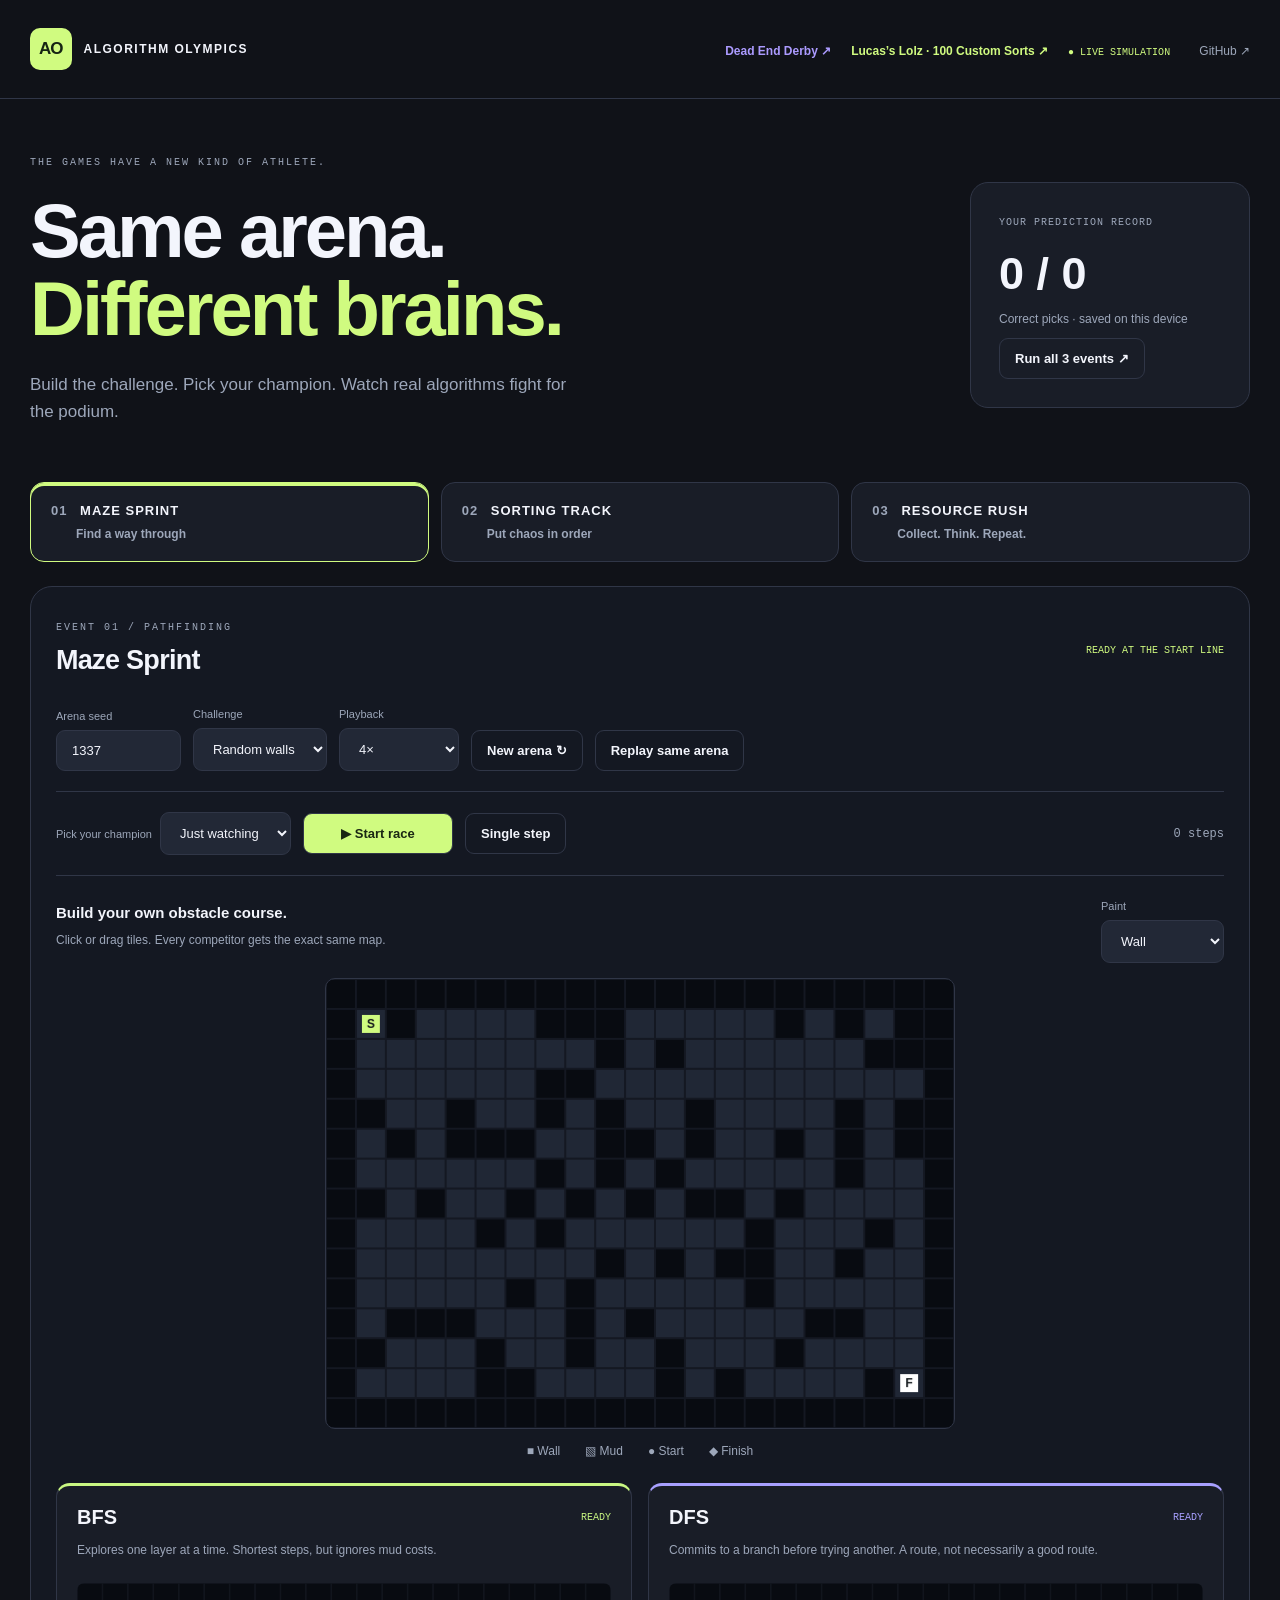
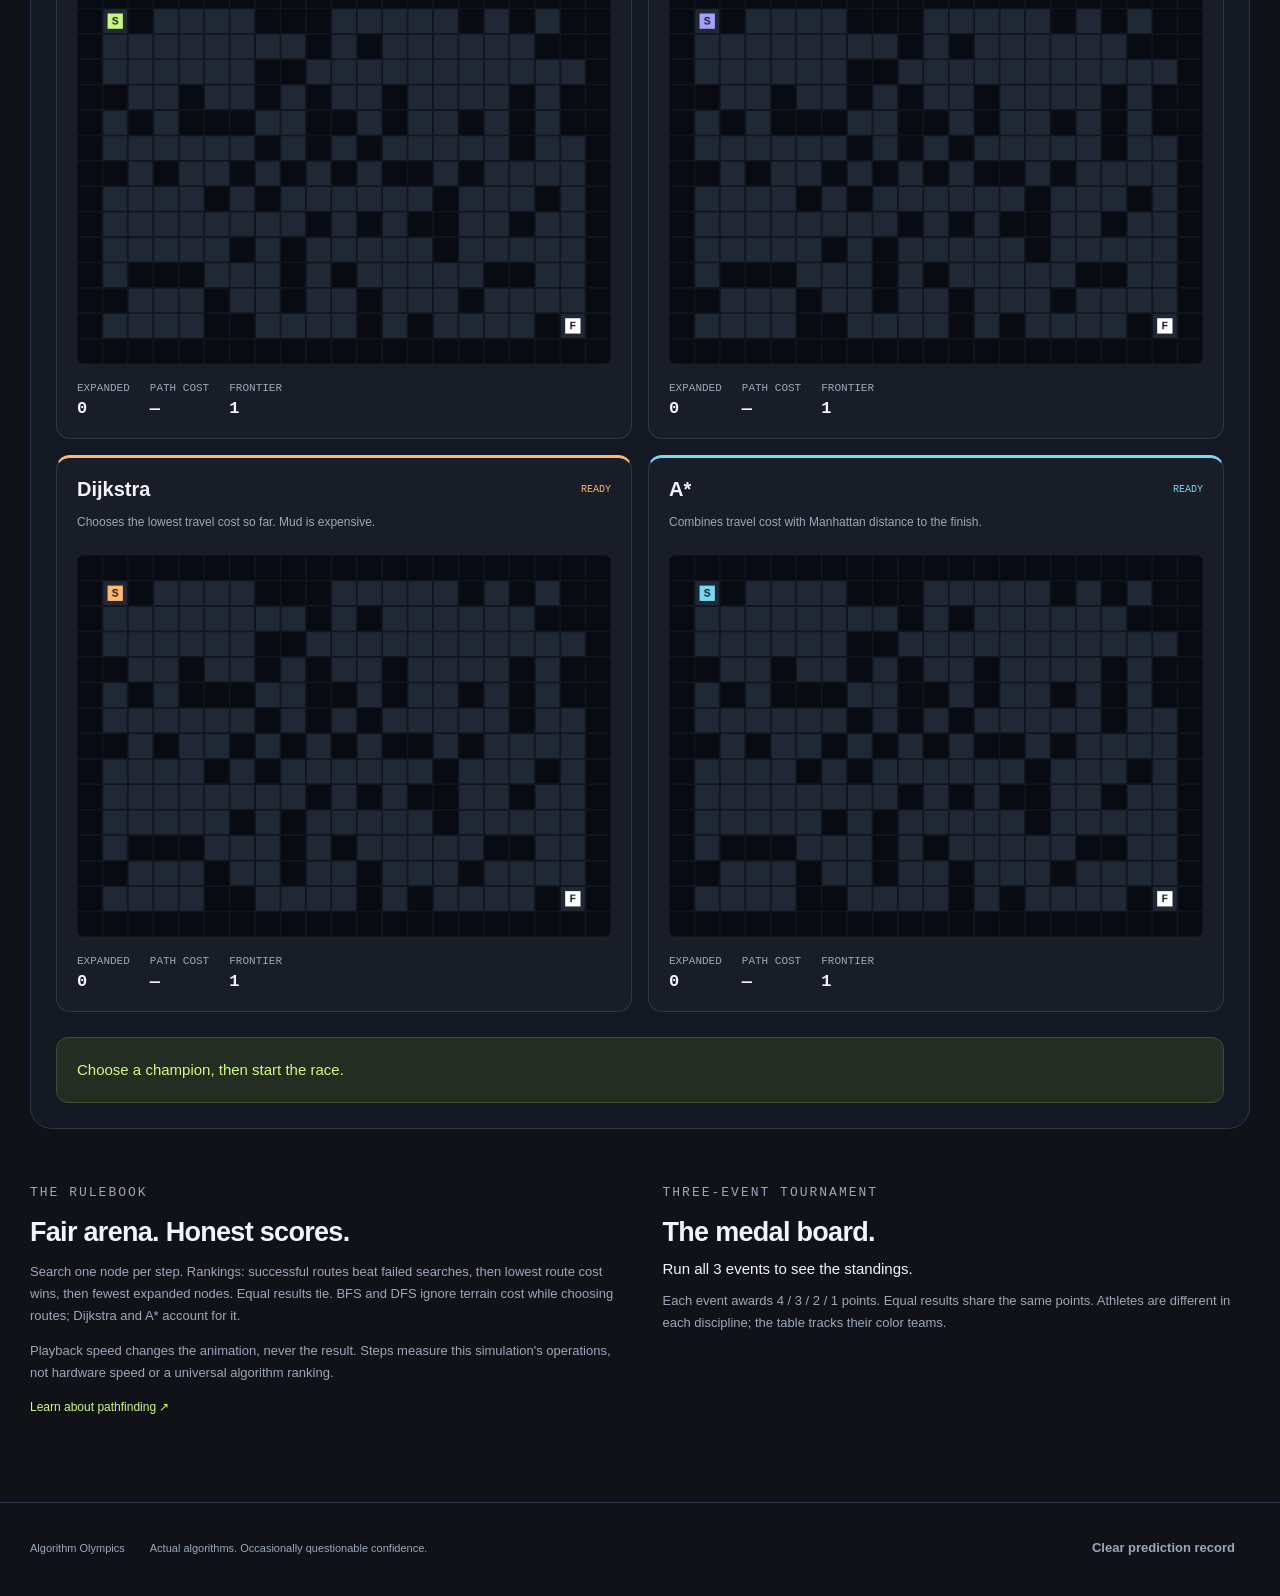
<file: index.html>
<!doctype html><html lang="en"><head><meta charset="utf-8"><meta name="viewport" content="width=device-width,initial-scale=1"><meta name="theme-color" content="#101218"><title>Algorithm Olympics — Let the smartest code win</title><link rel="stylesheet" href="style.css"><script defer src="engine.js?v=maze-detours-2"></script><script defer src="app.js"></script></head><body>
<header><a class="brand" href="./"><span class="logo">AO</span> ALGORITHM OLYMPICS</a><div><a href="maze-lolz.html" style="color:#ac9bff;margin-right:20px;font-weight:bold">Dead End Derby ↗</a><a href="chaos.html" style="color:#d0fb80;margin-right:20px;font-weight:bold">Lucas’s Lolz · 100 Custom Sorts ↗</a><span class="live">● LIVE SIMULATION</span> <a href="https://github.com/LucasLi1337Unknown/Algorithm-Olympics">GitHub ↗</a></div></header>
<main><section class="intro"><div><p class="eyebrow">THE GAMES HAVE A NEW KIND OF ATHLETE.</p><h1>Same arena.<br><em>Different brains.</em></h1><p class="sub">Build the challenge. Pick your champion. Watch real algorithms fight for the podium.</p></div><aside class="season"><span>YOUR PREDICTION RECORD</span><strong id="record">0 / 0</strong><p>Correct picks · saved on this device</p><button id="tournament" class="outline">Run all 3 events ↗</button></aside></section>
<nav class="events" aria-label="Choose an event"><button data-event="maze" class="selected"><span>01</span> MAZE SPRINT <small>Find a way through</small></button><button data-event="sort"><span>02</span> SORTING TRACK <small>Put chaos in order</small></button><button data-event="hunt"><span>03</span> RESOURCE RUSH <small>Collect. Think. Repeat.</small></button></nav>
<section class="arena"><div class="arenahead"><div><p class="eyebrow" id="event-tag">EVENT 01 / PATHFINDING</p><h2 id="event-title">Maze Sprint</h2></div><span id="phase" role="status">READY AT THE START LINE</span></div>
<div class="controls"><label>Arena seed<input id="seed" type="number" value="1337" min="0" max="4294967295"></label><label>Challenge<select id="preset"></select></label><label>Playback<select id="speed"><option value="1">1×</option><option value="4" selected>4×</option><option value="12">12×</option><option value="40">40×</option></select></label><button id="generate" class="outline">New arena ↻</button><button id="reset" class="outline">Replay same arena</button></div>
<div class="racebar"><label>Pick your champion<select id="prediction"></select></label><button id="start">▶ Start race</button><button id="step" class="outline">Single step</button><span id="clock">0 steps</span></div>
<div id="editor" class="editor"><div><strong>Build your own obstacle course.</strong><p>Click or drag tiles. Every competitor gets the exact same map.</p></div><label>Paint<select id="brush"><option value="0">Wall</option><option value="1">Clear path</option><option value="5">Mud · cost 5</option></select></label><canvas id="editmap" width="630" height="450" aria-label="Editable maze map"></canvas><p class="legend"><span>■ Wall</span><span>▧ Mud</span><span>● Start</span><span>◆ Finish</span></p></div>
<div id="competitors" class="competitors"></div><div id="result" class="result" aria-live="polite">Choose a champion, then start the race.</div></section>
<section class="bottom"><article><p class="eyebrow">THE RULEBOOK</p><h2>Fair arena. Honest scores.</h2><p id="rules"></p><p>Playback speed changes the animation, never the result. Steps measure this simulation's operations, not hardware speed or a universal algorithm ranking.</p><a href="https://www.redblobgames.com/pathfinding/a-star/introduction.html" target="_blank" rel="noreferrer">Learn about pathfinding ↗</a></article><article><p class="eyebrow">THREE-EVENT TOURNAMENT</p><h2>The medal board.</h2><div id="medals">Run all 3 events to see the standings.</div><p>Each event awards 4 / 3 / 2 / 1 points. Equal results share the same points. Athletes are different in each discipline; the table tracks their color teams.</p></article></section></main><footer>Algorithm Olympics <span>Actual algorithms. Occasionally questionable confidence.</span><button id="clear-record" class="quiet">Clear prediction record</button></footer></body></html>
</file>
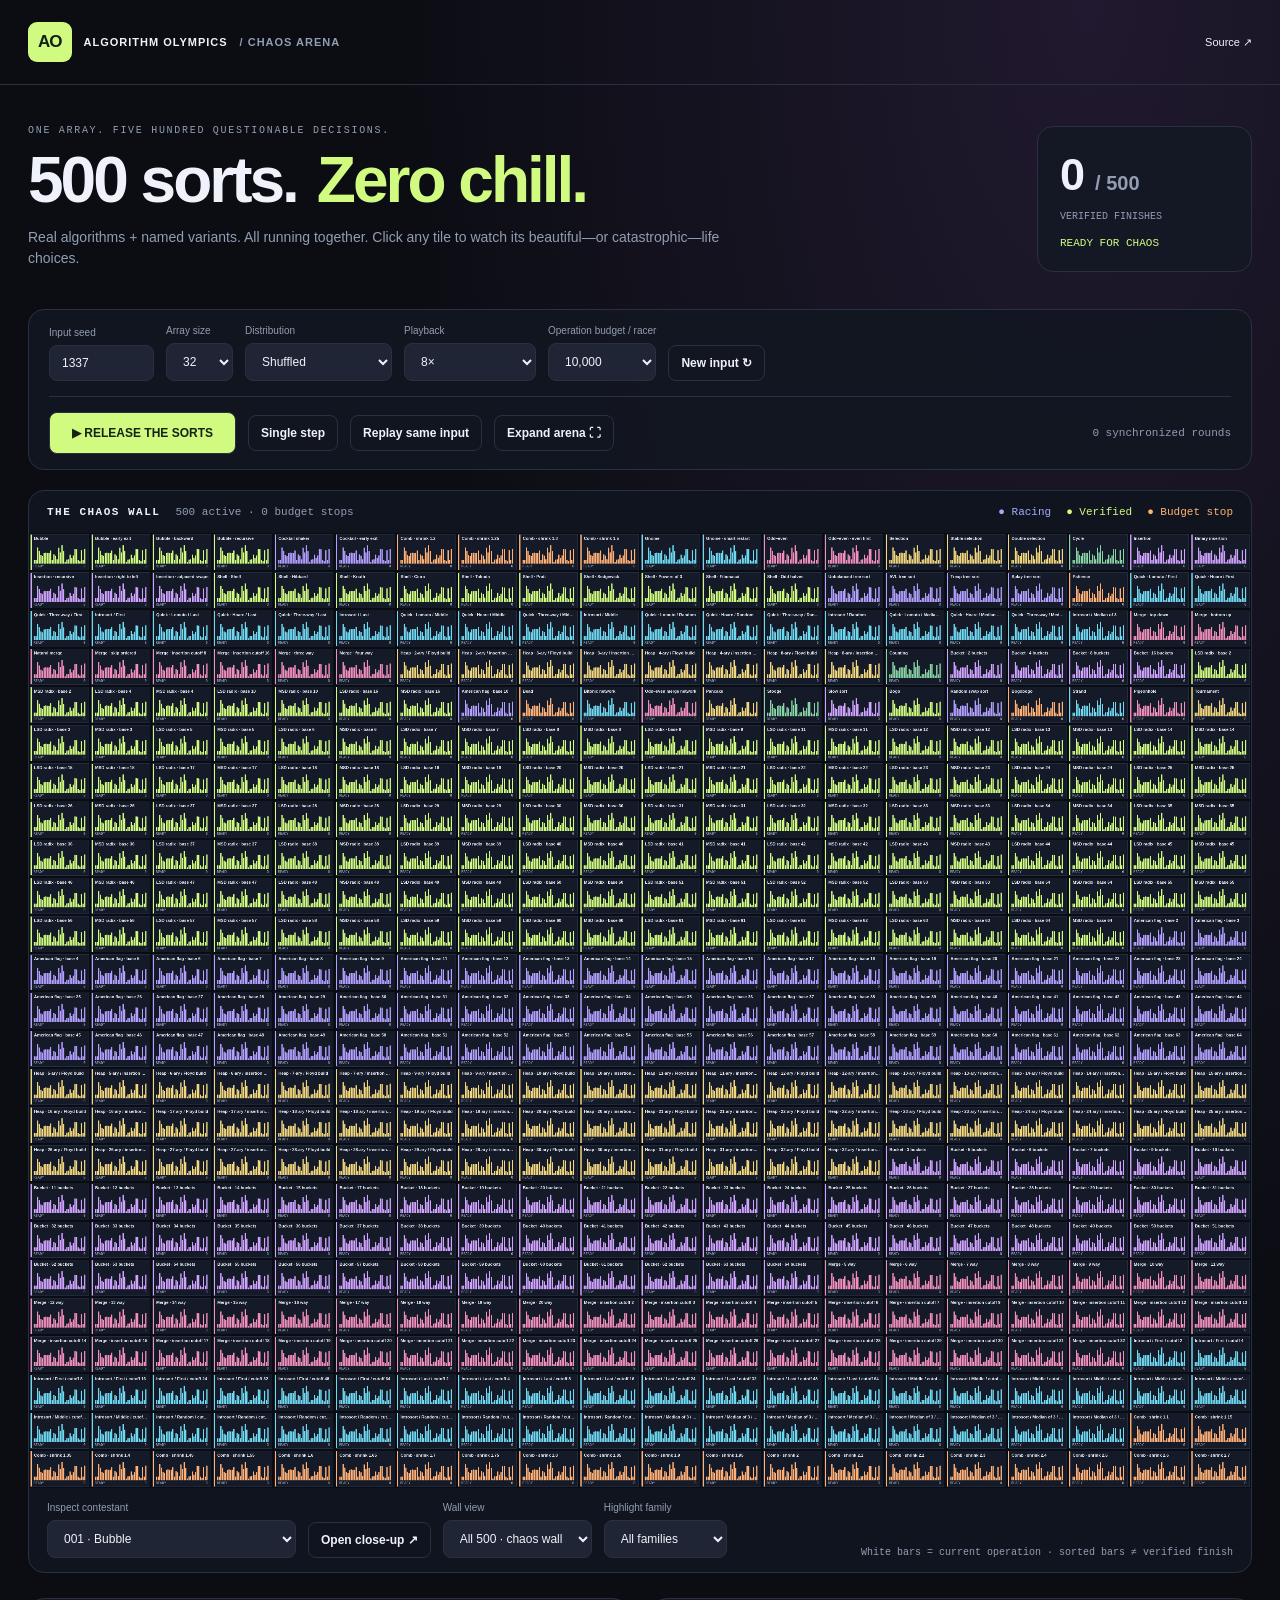
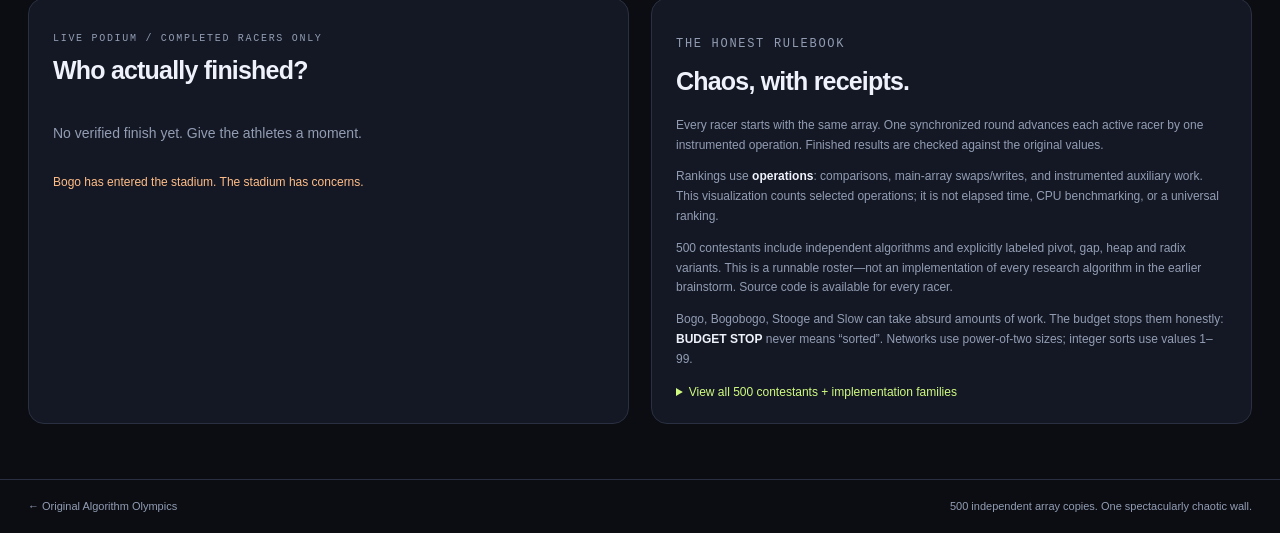
<file: archive-500.html>
<!doctype html><html lang="en"><head><meta charset="utf-8"><meta name="viewport" content="width=device-width,initial-scale=1"><meta name="theme-color" content="#0b0d13"><title>500 Sort Chaos Arena — Algorithm Olympics</title><link rel="stylesheet" href="chaos.css?v=500"><script defer src="chaos-engine.js?v=500"></script><script defer src="chaos-app.js?v=500"></script></head><body>
<header><a class="brand" href="./"><b>AO</b> ALGORITHM OLYMPICS <span>/ CHAOS ARENA</span></a><a href="https://github.com/LucasLi1337Unknown/Algorithm-Olympics">Source ↗</a></header>
<main><section class="hero"><div><p class="eyebrow">ONE ARRAY. FIVE HUNDRED QUESTIONABLE DECISIONS.</p><h1>500 sorts.<em>Zero chill.</em></h1><p>Real algorithms + named variants. All running together. Click any tile to watch its beautiful—or catastrophic—life choices.</p></div><div class="headline"><strong id="finished">0<span>/ 500</span></strong><p>VERIFIED FINISHES</p><div id="race-state" role="status">READY FOR CHAOS</div></div></section>
<section class="controlpanel"><div class="inputs"><label>Input seed<input id="seed" type="number" min="0" max="4294967295" value="1337"></label><label>Array size<select id="size"><option>8</option><option>16</option><option selected>32</option><option>64</option><option>128</option></select></label><label>Distribution<select id="pattern"><option value="random">Shuffled</option><option value="almost">Almost sorted</option><option value="reverse">Reverse</option><option value="sorted">Already sorted</option><option value="duplicates">Few unique values</option><option value="mountain">Mountain</option></select></label><label>Playback<select id="speed"><option value="1">1× · microscope</option><option value="8" selected>8×</option><option value="40">40×</option><option value="200">200× · chaos</option></select></label><label>Operation budget / racer<select id="budget"><option value="10000" selected>10,000</option><option value="50000">50,000</option><option value="100000">100,000</option></select></label><button id="shuffle" class="outline">New input ↻</button></div><div class="actions"><button id="start" class="primary">▶ RELEASE THE SORTS</button><button id="step" class="outline">Single step</button><button id="replay" class="outline">Replay same input</button><button id="fullscreen" class="outline">Expand arena ⛶</button><span id="tick">0 synchronized rounds</span></div></section>
<section id="arena"><div class="arena-top"><div><b>THE CHAOS WALL</b><span id="wall-status">500 contestants · identical input</span></div><button id="leave-arena" class="outline" hidden>Exit expanded view ✕</button><div class="legend"><span class="racing">● Racing</span><span class="done">● Verified</span><span class="capped">● Budget stop</span></div></div><canvas id="wall" width="1600" height="1000" tabindex="0" aria-label="500 sorting race tiles. Use the contestant selector below to inspect any racer."></canvas><div class="arena-bottom"><label>Inspect contestant<select id="inspect"></select></label><button id="inspect-button" class="outline">Open close-up ↗</button><label>Wall view<select id="view"><option value="-1">All 500 · chaos wall</option><option value="0">Zoom · 001–100</option><option value="1">Zoom · 101–200</option><option value="2">Zoom · 201–300</option><option value="3">Zoom · 301–400</option><option value="4">Zoom · 401–500</option></select></label><label>Highlight family<select id="family"><option value="all">All families</option></select></label><span>White bars = current operation · sorted bars ≠ verified finish</span></div></section>
<section class="score-section"><article><p class="eyebrow">LIVE PODIUM / COMPLETED RACERS ONLY</p><h2>Who actually finished?</h2><div id="podium"></div><p id="commentary" aria-live="polite">Bogo has entered the stadium. The stadium has concerns.</p></article><article class="rules"><p class="eyebrow">THE HONEST RULEBOOK</p><h2>Chaos, with receipts.</h2><p>Every racer starts with the same array. One synchronized round advances each active racer by one instrumented operation. Finished results are checked against the original values.</p><p>Rankings use <strong>operations</strong>: comparisons, main-array swaps/writes, and instrumented auxiliary work. This visualization counts selected operations; it is not elapsed time, CPU benchmarking, or a universal ranking.</p><p>500 contestants include independent algorithms and explicitly labeled pivot, gap, heap and radix variants. This is a runnable roster—not an implementation of every research algorithm in the earlier brainstorm. Source code is available for every racer.</p><p>Bogo, Bogobogo, Stooge and Slow can take absurd amounts of work. The budget stops them honestly: <strong>BUDGET STOP</strong> never means “sorted”. Networks use power-of-two sizes; integer sorts use values 1–99.</p><details><summary>View all 500 contestants + implementation families</summary><label>Search the roster<input id="roster-search" type="search" placeholder="radix, tree, cutoff…"></label><p><a href="500-SORTS.md">Full numbered list ↗</a> · <a href="500-sorts.csv" download>Download CSV ↓</a></p><div id="roster"></div></details></article></section></main>
<footer><a href="./">← Original Algorithm Olympics</a><span>500 independent array copies. One spectacularly chaotic wall.</span></footer>
<dialog id="detail"><div class="modal-top"><div><p class="eyebrow" id="detail-family"></p><h2 id="detail-name"></h2></div><button id="close" class="outline" aria-label="Close close-up">✕</button></div><p id="detail-note"></p><canvas id="detail-canvas" width="1000" height="380" aria-label="Selected contestant sorting close-up"></canvas><div class="metrics" id="detail-stats"></div><div class="modal-bottom"><button id="previous" class="outline">← Previous</button><span>Race keeps running behind this view.</span><button id="next" class="outline">Next →</button></div></dialog></body></html>
</file>
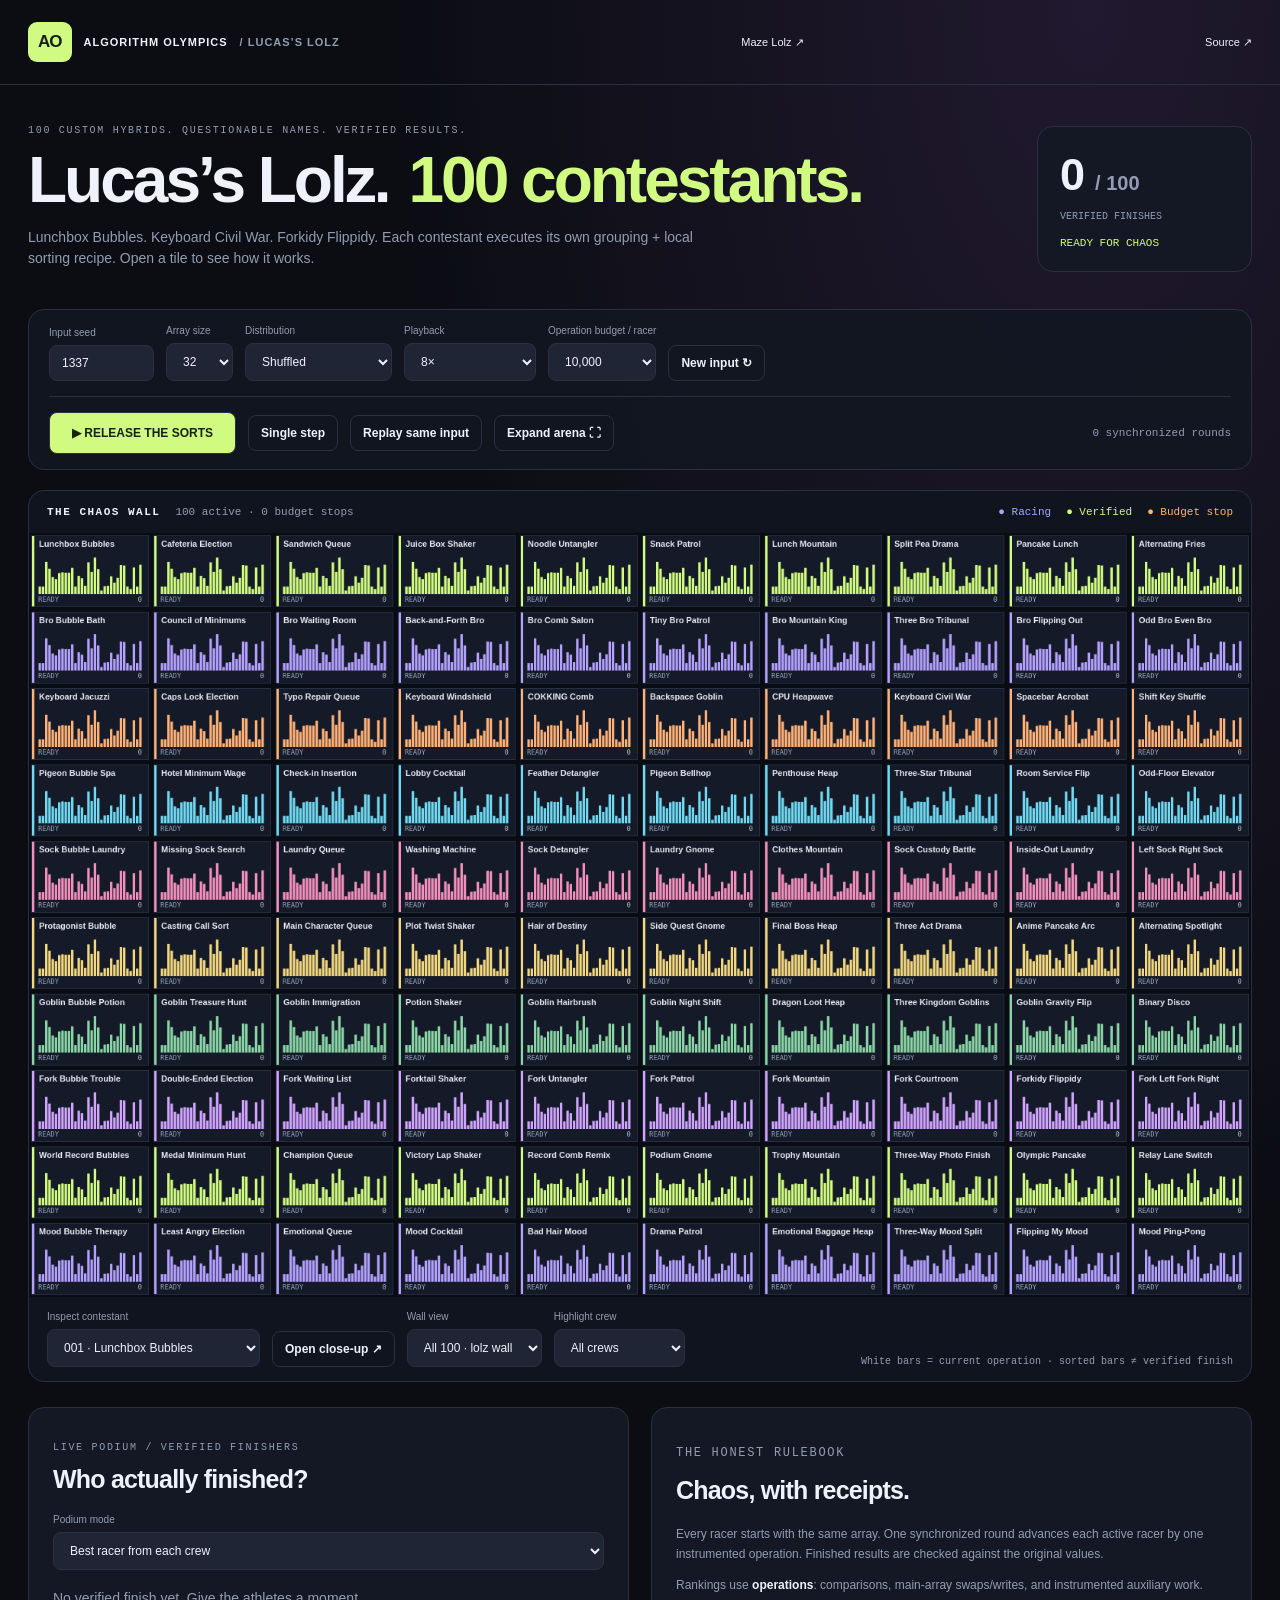
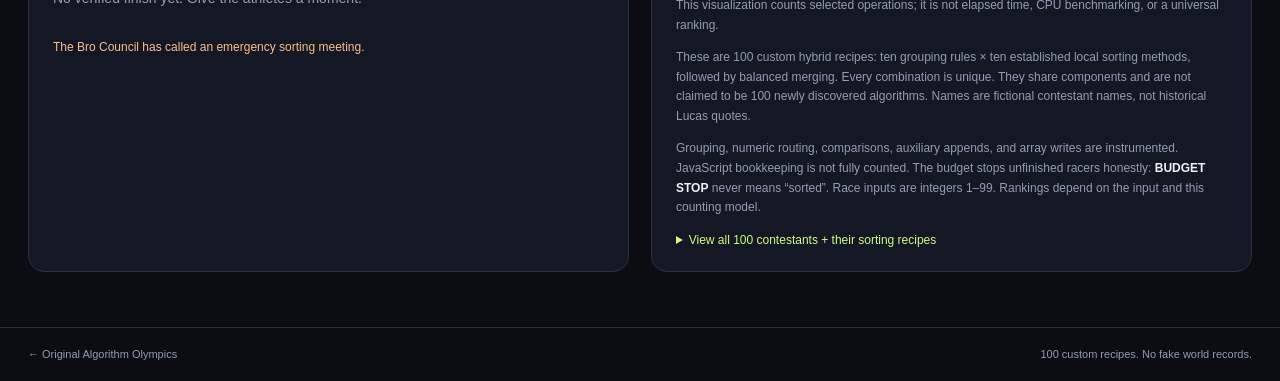
<file: chaos.html>
<!doctype html><html lang="en"><head><meta charset="utf-8"><meta name="viewport" content="width=device-width,initial-scale=1"><meta name="theme-color" content="#0b0d13"><title>Lucas’s Lolz Arena · 100 Custom Sorting Contestants — Algorithm Olympics</title><link rel="stylesheet" href="chaos.css?v=lolz1"><script defer src="lolz-engine.js?v=lolz1"></script><script defer src="lolz-app.js?v=lolz1"></script></head><body>
<header><a class="brand" href="./"><b>AO</b> ALGORITHM OLYMPICS <span>/ LUCAS’S LOLZ</span></a><a href="maze-lolz.html">Maze Lolz ↗</a><a href="https://github.com/LucasLi1337Unknown/Algorithm-Olympics">Source ↗</a></header>
<main><section class="hero"><div><p class="eyebrow">100 CUSTOM HYBRIDS. QUESTIONABLE NAMES. VERIFIED RESULTS.</p><h1>Lucas’s Lolz.<em>100 contestants.</em></h1><p>Lunchbox Bubbles. Keyboard Civil War. Forkidy Flippidy. Each contestant executes its own grouping + local sorting recipe. Open a tile to see how it works.</p></div><div class="headline"><strong id="finished">0<span>/ 100</span></strong><p>VERIFIED FINISHES</p><div id="race-state" role="status">READY FOR CHAOS</div></div></section>
<section class="controlpanel"><div class="inputs"><label>Input seed<input id="seed" type="number" min="0" max="4294967295" value="1337"></label><label>Array size<select id="size"><option>8</option><option>16</option><option selected>32</option><option>64</option><option>128</option></select></label><label>Distribution<select id="pattern"><option value="random">Shuffled</option><option value="almost">Almost sorted</option><option value="reverse">Reverse</option><option value="sorted">Already sorted</option><option value="duplicates">Few unique values</option><option value="mountain">Mountain</option></select></label><label>Playback<select id="speed"><option value="1">1× · microscope</option><option value="8" selected>8×</option><option value="40">40×</option><option value="200">200× · chaos</option></select></label><label>Operation budget / racer<select id="budget"><option value="10000" selected>10,000</option><option value="10000">50,000</option><option value="100000">100,000</option></select></label><button id="shuffle" class="outline">New input ↻</button></div><div class="actions"><button id="start" class="primary">▶ RELEASE THE SORTS</button><button id="step" class="outline">Single step</button><button id="replay" class="outline">Replay same input</button><button id="fullscreen" class="outline">Expand arena ⛶</button><span id="tick">0 synchronized rounds</span></div></section>
<section id="arena"><div class="arena-top"><div><b>THE CHAOS WALL</b><span id="wall-status">100 contestants · identical input</span></div><button id="leave-arena" class="outline" hidden>Exit expanded view ✕</button><div class="legend"><span class="racing">● Racing</span><span class="done">● Verified</span><span class="capped">● Budget stop</span></div></div><canvas id="wall" width="1600" height="1000" tabindex="0" aria-label="100 sorting race tiles. Use the contestant selector below to inspect any racer."></canvas><div class="arena-bottom"><label>Inspect contestant<select id="inspect"></select></label><button id="inspect-button" class="outline">Open close-up ↗</button><label>Wall view<select id="view"><option value="-1">All 100 · lolz wall</option><option value="0">Zoom · 001–025</option><option value="1">Zoom · 026–050</option><option value="2">Zoom · 051–075</option><option value="3">Zoom · 076–100</option></select></label><label>Highlight crew<select id="family"><option value="all">All crews</option></select></label><span>White bars = current operation · sorted bars ≠ verified finish</span></div></section>
<section class="score-section"><article><p class="eyebrow">LIVE PODIUM / VERIFIED FINISHERS</p><h2>Who actually finished?</h2><label>Podium mode<select id="podium-mode"><option value="crews">Best racer from each crew</option><option value="all">Every contestant</option></select></label><div id="podium"></div><p id="commentary" aria-live="polite">The Bro Council has called an emergency sorting meeting.</p></article><article class="rules"><p class="eyebrow">THE HONEST RULEBOOK</p><h2>Chaos, with receipts.</h2><p>Every racer starts with the same array. One synchronized round advances each active racer by one instrumented operation. Finished results are checked against the original values.</p><p>Rankings use <strong>operations</strong>: comparisons, main-array swaps/writes, and instrumented auxiliary work. This visualization counts selected operations; it is not elapsed time, CPU benchmarking, or a universal ranking.</p><p>These are 100 custom hybrid recipes: ten grouping rules × ten established local sorting methods, followed by balanced merging. Every combination is unique. They share components and are not claimed to be 100 newly discovered algorithms. Names are fictional contestant names, not historical Lucas quotes.</p><p>Grouping, numeric routing, comparisons, auxiliary appends, and array writes are instrumented. JavaScript bookkeeping is not fully counted. The budget stops unfinished racers honestly: <strong>BUDGET STOP</strong> never means “sorted”. Race inputs are integers 1–99. Rankings depend on the input and this counting model.</p><details><summary>View all 100 contestants + their sorting recipes</summary><label>Search the roster<input id="roster-search" type="search" placeholder="fork, goblin, pancake…"></label><p><a href="LOLZ-100.md">Full numbered list ↗</a> · <a href="lolz-100.csv" download>Download CSV ↓</a></p><div id="roster"></div></details></article></section></main>
<footer><a href="./">← Original Algorithm Olympics</a><span>100 custom recipes. No fake world records.</span></footer>
<dialog id="detail"><div class="modal-top"><div><p class="eyebrow" id="detail-family"></p><h2 id="detail-name"></h2></div><button id="close" class="outline" aria-label="Close close-up">✕</button></div><p id="detail-note"></p><canvas id="detail-canvas" width="1000" height="380" aria-label="Selected contestant sorting close-up"></canvas><div class="metrics" id="detail-stats"></div><div class="modal-bottom"><button id="previous" class="outline">← Previous</button><span>Race keeps running behind this view.</span><button id="next" class="outline">Next →</button></div></dialog></body></html>
</file>
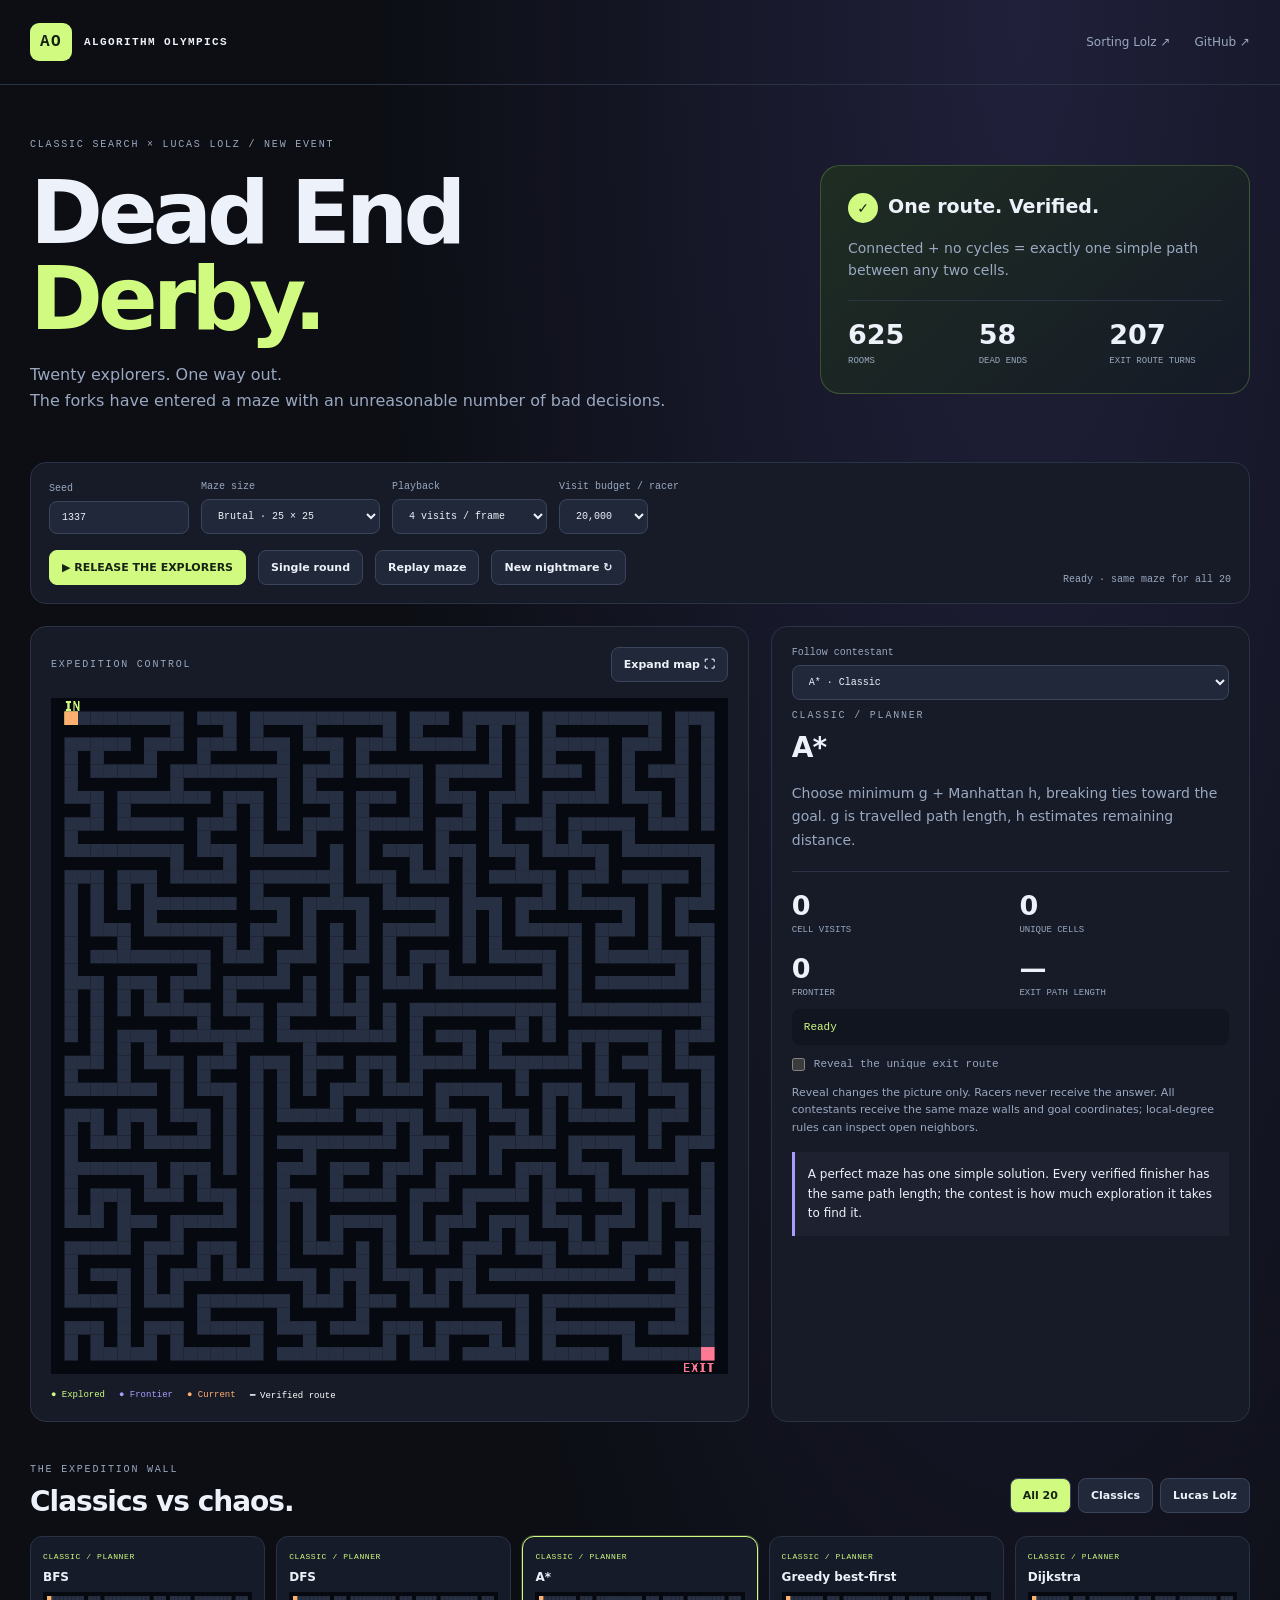
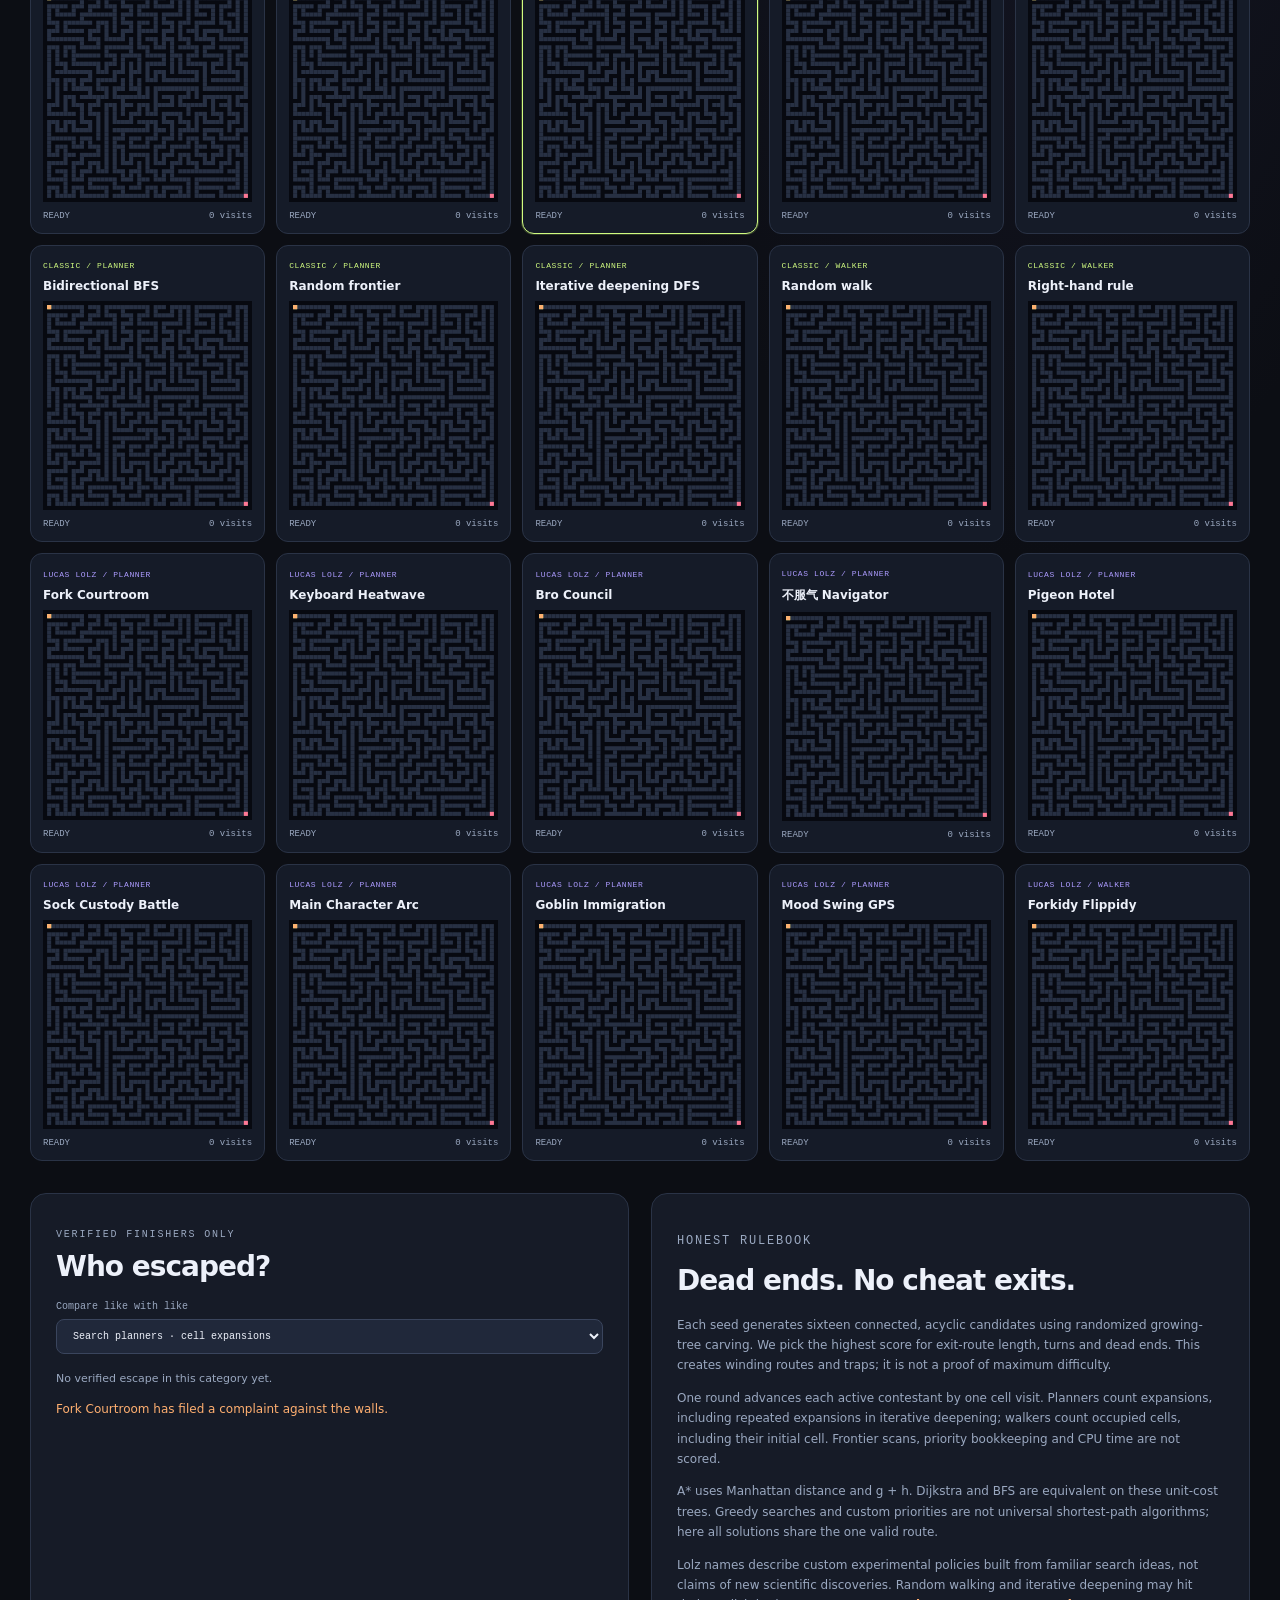
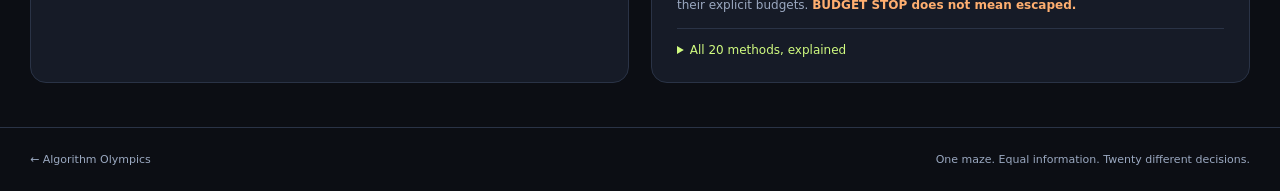
<file: maze-lolz.html>
<!doctype html><html lang="en"><head><meta charset="utf-8"><meta name="viewport" content="width=device-width,initial-scale=1"><meta name="theme-color" content="#101218"><title>Dead End Derby — Classic Search vs Lucas Lolz</title><link rel="stylesheet" href="maze-lolz.css?v=1"><script defer src="maze-lolz-engine.js?v=1"></script><script defer src="maze-lolz-app.js?v=2"></script></head><body>
<header><a class="brand" href="./"><b>AO</b><span>ALGORITHM OLYMPICS</span></a><nav><a href="chaos.html">Sorting Lolz ↗</a><a href="https://github.com/LucasLi1337Unknown/Algorithm-Olympics">GitHub ↗</a></nav></header>
<main><section class="hero"><div><p class="eyebrow">CLASSIC SEARCH × LUCAS LOLZ / NEW EVENT</p><h1>Dead End<em>Derby.</em></h1><p class="intro">Twenty explorers. One way out.<br>The forks have entered a maze with an unreasonable number of bad decisions.</p></div><aside class="certificate"><span class="seal">✓</span><strong id="proof">Checking maze…</strong><p>Connected + no cycles = exactly one simple path between any two cells.</p><div class="stats"><div><b id="cells">—</b><span>ROOMS</span></div><div><b id="deadends">—</b><span>DEAD ENDS</span></div><div><b id="turns">—</b><span>EXIT ROUTE TURNS</span></div></div></aside></section>
<section class="controls"><div class="settings"><label>Seed<input id="seed" type="number" value="1337" min="0" max="4294967295"></label><label>Maze size<select id="size"><option value="15">Hard · 15 × 15</option><option value="25" selected>Brutal · 25 × 25</option><option value="35">Nightmare · 35 × 35</option><option value="45">Unreasonable · 45 × 45</option></select></label><label>Playback<select id="speed"><option value="1">1 visit / frame</option><option value="4" selected>4 visits / frame</option><option value="20">20 visits / frame</option><option value="100">100 visits / frame</option></select></label><label>Visit budget / racer<select id="budget"><option value="20000" selected>20,000</option><option value="100000">100,000</option><option value="500000">500,000</option></select></label></div><div class="buttons"><button id="start" class="primary">▶ RELEASE THE EXPLORERS</button><button id="step">Single round</button><button id="replay">Replay maze</button><button id="generate">New nightmare ↻</button><span id="race-status" role="status">Ready</span></div></section>
<section class="spotlight"><div class="map-panel"><div class="panel-top"><span class="eyebrow">EXPEDITION CONTROL</span><button id="expand">Expand map ⛶</button><button id="exit-expand" hidden>Exit expanded view ✕</button></div><canvas id="main-map" width="840" height="840" tabindex="0" aria-label="Selected explorer’s maze progress"></canvas><div class="legend"><span class="lime">● Explored</span><span class="purple">● Frontier</span><span class="orange">● Current</span><span class="white">━ Verified route</span></div></div><aside class="briefing"><label>Follow contestant<select id="follow"></select></label><p class="eyebrow" id="team-label">CLASSIC / PLANNER</p><h2 id="runner-name">BFS</h2><p id="method"></p><div class="live-metrics"><div><b id="runner-visits">0</b><span>CELL VISITS</span></div><div><b id="runner-unique">0</b><span>UNIQUE CELLS</span></div><div><b id="runner-frontier">0</b><span>FRONTIER</span></div><div><b id="runner-path">—</b><span>EXIT PATH LENGTH</span></div></div><p id="runner-phase" role="status">Ready</p><label class="toggle"><input id="reveal" type="checkbox"> Reveal the unique exit route</label><p class="fine">Reveal changes the picture only. Racers never receive the answer. All contestants receive the same maze walls and goal coordinates; local-degree rules can inspect open neighbors.</p><div class="callout">A perfect maze has one simple solution. Every verified finisher has the same path length; the contest is how much exploration it takes to find it.</div></aside></section>
<section class="wall-section"><div class="section-heading"><div><p class="eyebrow">THE EXPEDITION WALL</p><h2>Classics vs chaos.</h2></div><div class="filters" role="group" aria-label="Show contestants"><button data-team="all" class="selected">All 20</button><button data-team="Classic">Classics</button><button data-team="Lucas Lolz">Lucas Lolz</button></div></div><div id="cards" class="cards"></div></section>
<section class="results"><article><p class="eyebrow">VERIFIED FINISHERS ONLY</p><h2>Who escaped?</h2><label>Compare like with like<select id="rank-mode"><option value="planner">Search planners · cell expansions</option><option value="walker">Physical walkers · cell visits</option></select></label><div id="podium"></div><p id="commentary" role="status">Fork Courtroom has filed a complaint against the walls.</p></article><article class="rules"><p class="eyebrow">HONEST RULEBOOK</p><h2>Dead ends. No cheat exits.</h2><p>Each seed generates sixteen connected, acyclic candidates using randomized growing-tree carving. We pick the highest score for exit-route length, turns and dead ends. This creates winding routes and traps; it is not a proof of maximum difficulty.</p><p>One round advances each active contestant by one cell visit. Planners count expansions, including repeated expansions in iterative deepening; walkers count occupied cells, including their initial cell. Frontier scans, priority bookkeeping and CPU time are not scored.</p><p>A* uses Manhattan distance and g + h. Dijkstra and BFS are equivalent on these unit-cost trees. Greedy searches and custom priorities are not universal shortest-path algorithms; here all solutions share the one valid route.</p><p>Lolz names describe custom experimental policies built from familiar search ideas, not claims of new scientific discoveries. Random walking and iterative deepening may hit their explicit budgets. <strong>BUDGET STOP does not mean escaped.</strong></p><details><summary>All 20 methods, explained</summary><div id="method-list"></div></details></article></section>
</main><footer><a href="./">← Algorithm Olympics</a><span>One maze. Equal information. Twenty different decisions.</span></footer></body></html>
</file>
<file: style.css>
:root{color-scheme:dark;--bg:#101218;--panel:#191d27;--line:#303647;--muted:#9da7ba;--ink:#f3f5fc;--lime:#d0fb80}*{box-sizing:border-box}body{margin:0;background:var(--bg);color:var(--ink);font:15px Arial,sans-serif}header,main,footer{max-width:1280px;margin:auto}header{padding:28px 30px;display:flex;justify-content:space-between;align-items:center;border-bottom:1px solid var(--line)}a{color:var(--ink);text-decoration:none}.brand{font-size:12px;letter-spacing:1.5px;font-weight:800;display:flex;align-items:center;gap:12px}.logo{background:var(--lime);color:#162413;padding:11px 9px;border-radius:10px;letter-spacing:-1px;font-size:17px}.live{font:10px monospace;color:var(--lime);margin-right:25px}header div>a{font-size:12px;color:var(--muted)}main{padding:48px 30px}.intro{display:flex;justify-content:space-between;gap:40px;align-items:center}.eyebrow{font:10px monospace;letter-spacing:2px;color:var(--muted)}h1{font-size:clamp(48px,6vw,76px);line-height:1.02;letter-spacing:-3px;margin:24px 0}em{font-style:normal;color:var(--lime)}.sub{color:var(--muted);max-width:540px;line-height:1.6;font-size:17px}.season{border:1px solid var(--line);background:var(--panel);border-radius:18px;padding:28px;min-width:280px}.season>span{font:10px monospace;color:var(--muted);letter-spacing:1px}.season strong{display:block;font-size:45px;margin:20px 0 10px}.season p{font-size:12px;color:var(--muted)}button,input,select{font:13px Arial;border-radius:9px;padding:12px 15px;border:1px solid var(--line);color:var(--ink);background:#222836}button{cursor:pointer;font-weight:700}button:hover{filter:brightness(1.18)}button:disabled{opacity:.4;cursor:default}button:focus-visible,a:focus-visible,canvas:focus-visible,input:focus-visible,select:focus-visible{outline:3px solid #c3d1ff;outline-offset:3px}.outline{background:transparent}.quiet{background:none;border:0;color:var(--muted)}#start{background:var(--lime);color:#1a2712;min-width:150px}.events{display:grid;grid-template-columns:repeat(3,1fr);gap:12px;margin:40px 0 24px}.events button{text-align:left;background:var(--panel);border-radius:14px;padding:20px;font-size:13px;letter-spacing:1px}.events button>span{color:var(--muted);margin-right:8px}.events small{display:block;font-size:12px;color:var(--muted);letter-spacing:0;margin:9px 0 0 25px}.events .selected{border-color:var(--lime);box-shadow:inset 0 3px var(--lime)}.arena{border:1px solid var(--line);border-radius:22px;background:#141822;padding:25px}.arenahead{display:flex;align-items:center;justify-content:space-between;gap:15px}h2{font-size:27px;letter-spacing:-.7px;margin:12px 0}.arenahead>span{font:10px monospace;color:var(--lime);text-align:right}.controls,.racebar{display:flex;align-items:end;flex-wrap:wrap;gap:12px;padding:20px 0;border-bottom:1px solid var(--line)}label{display:flex;flex-direction:column;gap:8px;color:var(--muted);font-size:11px}input{width:125px}select{min-width:120px}.racebar{align-items:center}.racebar label{flex-direction:row;align-items:center}.racebar>span{margin-left:auto;color:var(--muted);font:12px monospace}.editor{display:grid;grid-template-columns:1fr auto;align-items:center;gap:15px;margin:24px 0}.editor p{color:var(--muted);font-size:12px}.editor canvas{grid-column:1/-1;width:100%;max-width:630px;justify-self:center;border-radius:10px;touch-action:none;cursor:crosshair;border:1px solid var(--line)}.legend{grid-column:1/-1;display:flex;gap:25px;justify-content:center;margin:0!important}.competitors{display:grid;grid-template-columns:repeat(2,1fr);gap:16px;margin:25px 0}.athlete{border:1px solid var(--line);border-top:3px solid var(--team);border-radius:14px;padding:20px;background:var(--panel);min-width:0}.athlete .name{display:flex;justify-content:space-between;align-items:center}.athlete h3{font-size:20px;margin:0}.badge{font:10px monospace;color:var(--team)}.athlete p{color:var(--muted);font-size:12px;min-height:30px;line-height:1.5}.athlete canvas{display:block;width:100%;height:auto;background:#11151d;border-radius:8px}.stats{display:flex;flex-wrap:wrap;gap:20px;margin-top:18px;font:11px monospace;color:var(--muted)}.stats b{color:var(--ink);display:block;margin-top:5px;font-size:17px}.result{background:#232d21;color:var(--lime);border:1px solid #3c5132;padding:20px;border-radius:12px;line-height:1.6}.bottom{display:grid;grid-template-columns:1fr 1fr;gap:45px;padding:40px 0}.bottom p{color:var(--muted);line-height:1.7;font-size:13px}.bottom a{color:var(--lime);font-size:12px}.medal{padding:12px 0;border-bottom:1px solid var(--line);display:flex;justify-content:space-between}footer{border-top:1px solid var(--line);padding:25px 30px;display:flex;gap:25px;align-items:center;color:var(--muted);font-size:11px}footer span{flex:1}@media(max-width:700px){header{padding:20px}.live{display:none}.brand{font-size:9px;letter-spacing:.7px}main{padding:30px 16px}.intro{display:block}.season{margin-top:25px;min-width:0;display:flex;align-items:center;flex-wrap:wrap;gap:15px}.season strong{font-size:25px;margin:0}.season p{display:none}.events{gap:7px;margin:25px 0}.events button{padding:14px 9px;font-size:10px;letter-spacing:.4px}.events small{margin-left:0;font-size:10px}.arena{padding:17px}.competitors{grid-template-columns:1fr}.controls{gap:10px}.controls button{font-size:11px;padding:12px}.arenahead>span{font-size:8px}.racebar label{flex-direction:column;align-items:start}.racebar>span{margin-left:0}.bottom{grid-template-columns:1fr;gap:20px}footer{flex-wrap:wrap;padding:20px}.legend{gap:15px}.athlete{padding:16px}}
</file>
<file: maze-lolz.css>
:root{color-scheme:dark;--bg:#0c0e14;--panel:#161b27;--line:#2a3346;--ink:#edf1fa;--muted:#9aa8c0;--lime:#d0fb80;--purple:#ac9bff;--orange:#ffaf70}*{box-sizing:border-box}body{margin:0;background:radial-gradient(ellipse at 80% 0,#20203b 0,transparent 45%),var(--bg);color:var(--ink);font:14px system-ui,-apple-system,BlinkMacSystemFont,sans-serif}button,input,select{font:inherit}a{color:inherit;text-decoration:none}header,main,footer{max-width:1400px;margin:auto}header{padding:23px 30px;border-bottom:1px solid var(--line);display:flex;justify-content:space-between;align-items:center}.brand{display:flex;align-items:center;gap:12px;font:700 11px monospace;letter-spacing:1.4px}.brand b{background:var(--lime);color:#142012;padding:10px;border-radius:9px;font-size:16px}nav{display:flex;gap:24px;color:var(--muted);font-size:12px}main{padding:44px 30px}h1{font-size:clamp(52px,7vw,88px);line-height:.98;letter-spacing:-5px;margin:20px 0}h1 em{display:block;font-style:normal;color:var(--lime)}h2{font-size:28px;letter-spacing:-1px;margin:10px 0 18px}.eyebrow{font:10px monospace;letter-spacing:1.8px;color:var(--muted)}.hero{display:flex;justify-content:space-between;align-items:center;gap:32px;margin-bottom:32px}.intro{font-size:16px;line-height:1.6;color:var(--muted)}.certificate{background:linear-gradient(140deg,#1f2d22,#151a27);border:1px solid #6e9c4d66;border-radius:20px;padding:27px;max-width:430px}.seal{display:inline-grid;place-items:center;background:var(--lime);color:#142012;width:30px;height:30px;border-radius:50%;margin-right:10px}.certificate strong{font-size:19px}.certificate>p{color:var(--muted);line-height:1.6}.stats,.live-metrics{display:grid;grid-template-columns:repeat(3,1fr);gap:18px;border-top:1px solid var(--line);padding-top:18px;margin-top:18px}.stats b,.live-metrics b{display:block;font-size:27px;font-variant-numeric:tabular-nums}.stats span,.live-metrics span{font:9px monospace;color:var(--muted)}.controls{background:var(--panel);border:1px solid var(--line);border-radius:16px;padding:18px;margin-bottom:22px}.settings,.buttons{display:flex;align-items:end;gap:12px;flex-wrap:wrap}.settings{margin-bottom:16px}label{display:block;font:10px monospace;color:var(--muted)}input,select,button{background:#20283a;color:var(--ink);border:1px solid #3a455d;border-radius:8px;padding:10px 12px}label>input,label>select{display:block;margin-top:7px}input[type=number]{width:140px}select{max-width:100%;cursor:pointer}button{font-size:11px;font-weight:650;cursor:pointer;transition:background .15s,transform .15s}button:hover{background:#344057;transform:translateY(-1px)}button:disabled{opacity:.6;cursor:default}.primary{background:var(--lime);color:#182413;border-color:var(--lime);font-weight:800}.primary:hover{background:#e2ffaa}button:focus-visible,a:focus-visible,input:focus-visible,select:focus-visible,canvas:focus-visible{outline:2px solid var(--lime);outline-offset:3px}.buttons>span{font:10px monospace;color:var(--muted);margin-left:auto}.spotlight{display:grid;grid-template-columns:minmax(0,1.5fr) minmax(280px,1fr);gap:22px}.map-panel,.briefing,.results article{background:var(--panel);border:1px solid var(--line);border-radius:16px;padding:20px}.panel-top{display:flex;align-items:center;justify-content:space-between;gap:10px}.map-panel canvas{display:block;width:100%;height:auto;margin:16px 0;image-rendering:pixelated;background:#070910}.legend{display:flex;flex-wrap:wrap;gap:14px;font:9px monospace}.lime{color:var(--lime)}.purple{color:var(--purple)}.orange{color:var(--orange)}.white{color:white}.briefing #follow{width:100%}.briefing #method{line-height:1.7;color:var(--muted)}.live-metrics{grid-template-columns:1fr 1fr}.live-metrics span{display:block;margin-top:4px}#runner-phase{font:11px monospace;color:var(--lime);padding:12px;background:#101520;border-radius:8px}.toggle{display:flex;align-items:center;gap:9px;font-size:11px;line-height:1.5}.toggle input{margin:0;accent-color:var(--lime)}.fine{font-size:11px;line-height:1.6;color:var(--muted)}.callout{margin-top:16px;border-left:3px solid var(--purple);background:#ac9bff0b;padding:13px;line-height:1.6;font-size:12px}.wall-section{margin:32px 0}.section-heading{display:flex;justify-content:space-between;align-items:center;gap:16px}.filters{display:flex;gap:7px}.filters .selected{background:var(--lime);color:#182413}.cards{display:grid;grid-template-columns:repeat(5,minmax(0,1fr));gap:11px}.race-card{text-align:left;background:#151b28;border:1px solid var(--line);padding:12px;border-radius:12px;min-width:0;position:relative}.race-card:hover{background:#20283a;border-color:var(--purple)}.race-card.following{border-color:var(--lime);box-shadow:0 0 0 1px #d0fb8030}.race-card strong{display:block;font-size:12px;margin:8px 0;overflow:hidden;white-space:nowrap;text-overflow:ellipsis}.badge{font:8px monospace;letter-spacing:.6px;color:var(--purple)}.race-card[data-team=Classic] .badge{color:var(--lime)}.race-card canvas{display:block;width:100%;height:auto;image-rendering:pixelated}.race-card .card-metrics{display:flex;justify-content:space-between;gap:5px;margin-top:9px;font:9px monospace;color:var(--muted)}.race-card[data-status=escaped]{border-bottom:3px solid var(--lime)}.race-card[data-status=capped]{border-bottom:3px solid var(--orange)}.results{display:grid;grid-template-columns:1fr 1fr;gap:22px}.results article{padding:25px}.rules p{font-size:12px;color:var(--muted);line-height:1.7}.rules strong{color:var(--orange)}#rank-mode{width:100%;margin-bottom:16px}.podium-row{display:grid;grid-template-columns:26px 1fr auto;gap:8px;align-items:center;padding:12px 0;border-bottom:1px solid var(--line)}.podium-row b{color:var(--lime)}.podium-row small{font:10px monospace;color:var(--muted)}.podium-row span>small{display:block;font-size:8px;margin-top:4px;color:var(--purple)}#commentary{color:var(--orange);font-size:12px;line-height:1.6}details{border-top:1px solid var(--line);padding-top:14px}summary{cursor:pointer;color:var(--lime);font-size:12px}#method-list p{border-bottom:1px solid var(--line);padding:12px 0}footer{display:flex;justify-content:space-between;gap:20px;padding:25px 30px;border-top:1px solid var(--line);font-size:11px;color:var(--muted)}[hidden]{display:none!important}.map-panel.expanded{position:fixed;inset:0;z-index:50;display:flex;flex-direction:column;align-items:center;justify-content:center;border-radius:0;padding:16px;background:#0c0e14;overflow:auto}.map-panel.expanded canvas{width:min(100%,calc(100dvh - 130px));max-height:calc(100dvh - 130px);object-fit:contain;margin:10px 0}.map-panel.expanded .panel-top{width:100%}body:has(.map-panel.expanded){overflow:hidden}@media(max-width:1050px){.cards{grid-template-columns:repeat(4,minmax(0,1fr))}.spotlight{grid-template-columns:minmax(0,1.2fr) minmax(260px,1fr)}}@media(max-width:750px){header{padding:16px}.brand span{display:none}main{padding:25px 14px}h1{letter-spacing:-3px}.hero{display:block}.certificate{max-width:none;margin-top:22px}.spotlight,.results{grid-template-columns:1fr}.cards{grid-template-columns:repeat(2,minmax(0,1fr))}.section-heading{align-items:start;flex-direction:column}.map-panel,.briefing{padding:16px}.buttons>span{width:100%;margin-top:7px}.filters button{padding:9px}.stats b{font-size:22px}footer{padding:20px 14px;font-size:10px}.settings label{flex:1;min-width:130px}.settings select,.settings input{width:100%}}
</file>
<file: chaos.css>
:root{color-scheme:dark;--bg:#0b0d13;--panel:#141824;--line:#2a3041;--muted:#929db3;--lime:#d0fb80;--white:#eff2fa}*{box-sizing:border-box}body{margin:0;background:radial-gradient(ellipse at 85% 0%,#21192f 0%,transparent 45%),var(--bg);color:var(--white);font:14px Arial,sans-serif}a{color:inherit;text-decoration:none}header,main,footer{max-width:1600px;margin:auto}header{padding:22px 28px;display:flex;justify-content:space-between;align-items:center;border-bottom:1px solid var(--line);font-size:11px}.brand{display:flex;align-items:center;gap:12px;font-weight:800;letter-spacing:1px}.brand b{background:var(--lime);color:#142014;border-radius:9px;padding:10px;font-size:17px;letter-spacing:-1px}.brand span{color:var(--muted)}main{padding:30px 28px}.hero{display:flex;justify-content:space-between;align-items:center;gap:30px;margin-bottom:26px}.eyebrow{font:10px monospace;color:var(--muted);letter-spacing:1.7px}h1{font-size:clamp(40px,5vw,70px);letter-spacing:-3px;margin:12px 0;line-height:1.02}h1 em{font-style:normal;color:var(--lime);margin-left:20px}.hero p:not(.eyebrow){color:var(--muted);line-height:1.5;max-width:700px}.headline{min-width:215px;background:var(--panel);border:1px solid var(--line);padding:22px;border-radius:16px}.headline strong{font-size:45px}.headline strong span{font-size:20px;color:var(--muted);margin-left:10px}.headline p{font:10px monospace!important}.headline #race-state{font:11px monospace;color:var(--lime);margin-top:15px}button,input,select{border:1px solid var(--line);background:#202536;color:var(--white);font:12px Arial;padding:10px 12px;border-radius:8px}button{cursor:pointer;font-weight:700}button:hover{filter:brightness(1.2)}button:disabled{opacity:.45;cursor:default}.outline{background:transparent}.primary{background:var(--lime);color:#182211;padding:13px 22px}label{font-size:10px;color:var(--muted);display:flex;flex-direction:column;gap:7px}input{width:105px}button:focus-visible,a:focus-visible,select:focus-visible,input:focus-visible,canvas:focus-visible{outline:3px solid #a9afff;outline-offset:3px}.controlpanel{border:1px solid var(--line);background:#121622e8;border-radius:16px;padding:15px 20px;margin-bottom:20px}.inputs,.actions{display:flex;align-items:end;gap:12px;flex-wrap:wrap}.actions{align-items:center;margin-top:15px;padding-top:15px;border-top:1px solid var(--line)}.actions>span{margin-left:auto;font:11px monospace;color:var(--muted)}#arena{border:1px solid var(--line);background:#10141e;border-radius:16px;overflow:hidden}.arena-top{padding:15px 18px;display:flex;justify-content:space-between;align-items:center;gap:15px;font:11px monospace}.arena-top b{letter-spacing:1.5px}.arena-top span{margin-left:15px;color:var(--muted)}.legend{white-space:nowrap}.legend .racing{color:#a0abff}.legend .done{color:var(--lime)}.legend .capped{color:#ffb36f}#wall{display:block;width:100%;height:auto;cursor:pointer;background:#090c13}.arena-bottom{display:flex;align-items:end;gap:12px;flex-wrap:wrap;padding:14px 18px}.arena-bottom>span{margin-left:auto;color:var(--muted);font:10px monospace}.arena-bottom select{max-width:260px}.score-section{display:grid;grid-template-columns:1fr 1fr;gap:22px;margin:25px 0}.score-section article{border:1px solid var(--line);padding:24px;border-radius:16px;background:var(--panel)}h2{font-size:25px;letter-spacing:-.8px;margin:12px 0 20px}.rules p{font-size:12px;line-height:1.65;color:var(--muted)}.rules strong{color:var(--white)}.podium-row{display:grid;grid-template-columns:30px 1fr auto;gap:12px;padding:10px 0;border-bottom:1px solid var(--line);font-size:12px}.podium-row b{color:var(--lime)}.podium-row small{color:var(--muted);font:11px monospace}.podium-row:first-child{background:#d0fb8010;border-radius:8px;padding:12px}.empty{color:var(--muted);padding:20px 0}#commentary{color:#ffbd87;font-size:12px;line-height:1.5}summary{cursor:pointer;color:var(--lime);font-size:12px;margin-top:15px}#roster{max-height:260px;overflow:auto;margin-top:15px;font:11px monospace;line-height:1.8;color:var(--muted)}footer{padding:20px 28px;display:flex;justify-content:space-between;border-top:1px solid var(--line);font-size:11px;color:var(--muted)}dialog{width:min(900px,94vw);background:#141824;border:1px solid #48516b;border-radius:18px;color:var(--white);padding:25px}dialog::backdrop{background:#03050acc;backdrop-filter:blur(5px)}.modal-top{display:flex;justify-content:space-between;align-items:start}.modal-top h2{margin:10px 0}.modal-top .eyebrow{margin:0}#detail-note{font-size:12px;line-height:1.5;color:var(--muted)}#detail-canvas{width:100%;height:auto;background:#0a0e16;border-radius:10px;margin:15px 0}.metrics{display:flex;flex-wrap:wrap;gap:25px;font:10px monospace;color:var(--muted)}.metrics b{display:block;font-size:22px;color:var(--white);margin-top:7px}.modal-bottom{display:flex;align-items:center;justify-content:space-between;margin-top:25px;gap:15px;font-size:10px;color:var(--muted)}#arena:fullscreen{overflow:auto;background:var(--bg);padding:15px;display:flex;flex-direction:column;justify-content:center}#arena:fullscreen #wall{width:100%;max-height:calc(100vh - 140px);object-fit:contain}body:has(#arena:fullscreen){overflow:hidden}@media(max-width:750px){header{padding:15px}.brand{font-size:9px;gap:8px}.brand span{display:none}main{padding:22px 12px}.hero{align-items:start}.headline{min-width:125px;padding:14px}.headline strong{font-size:30px}.headline strong span{font-size:14px}.hero h1 em{display:block;margin:8px 0 0}.hero h1{letter-spacing:-2px}.hero .eyebrow{font-size:8px}.hero p:not(.eyebrow){font-size:12px}.controlpanel{padding:14px}.inputs{gap:10px}.actions>span{margin:0}.arena-top{flex-wrap:wrap;padding:12px}.arena-top span{margin-left:0;display:block;margin-top:7px}.legend{display:flex;gap:15px}.arena-bottom>span{margin:0}.arena-bottom{padding:12px}.score-section{grid-template-columns:1fr}.score-section article{padding:20px}footer{padding:20px 14px;gap:20px}footer span{max-width:160px;text-align:right}.modal-bottom span{display:none}dialog{padding:18px}#wall{min-height:420px;object-fit:fill}}

#arena.expanded{position:fixed;inset:0;z-index:50;border-radius:0;display:flex;flex-direction:column;justify-content:center;align-items:center;padding:12px;overflow:auto;background:#0b0d13}#arena.expanded #wall{width:min(100%,calc((100dvh - 150px)*var(--ratio,1.28)));height:auto;min-height:0;flex-shrink:0}#arena.expanded .arena-top,#arena.expanded .arena-bottom{width:100%}body:has(#arena.expanded){overflow:hidden}#leave-arena[hidden]{display:none}

#roster-search{width:100%;margin-top:8px}.rules details a{color:var(--lime)}#arena.expanded .arena-bottom{padding:8px;font-size:9px}#arena.expanded .arena-bottom select{max-width:230px;padding:8px}#arena.expanded .arena-top{padding:8px}
</file>
